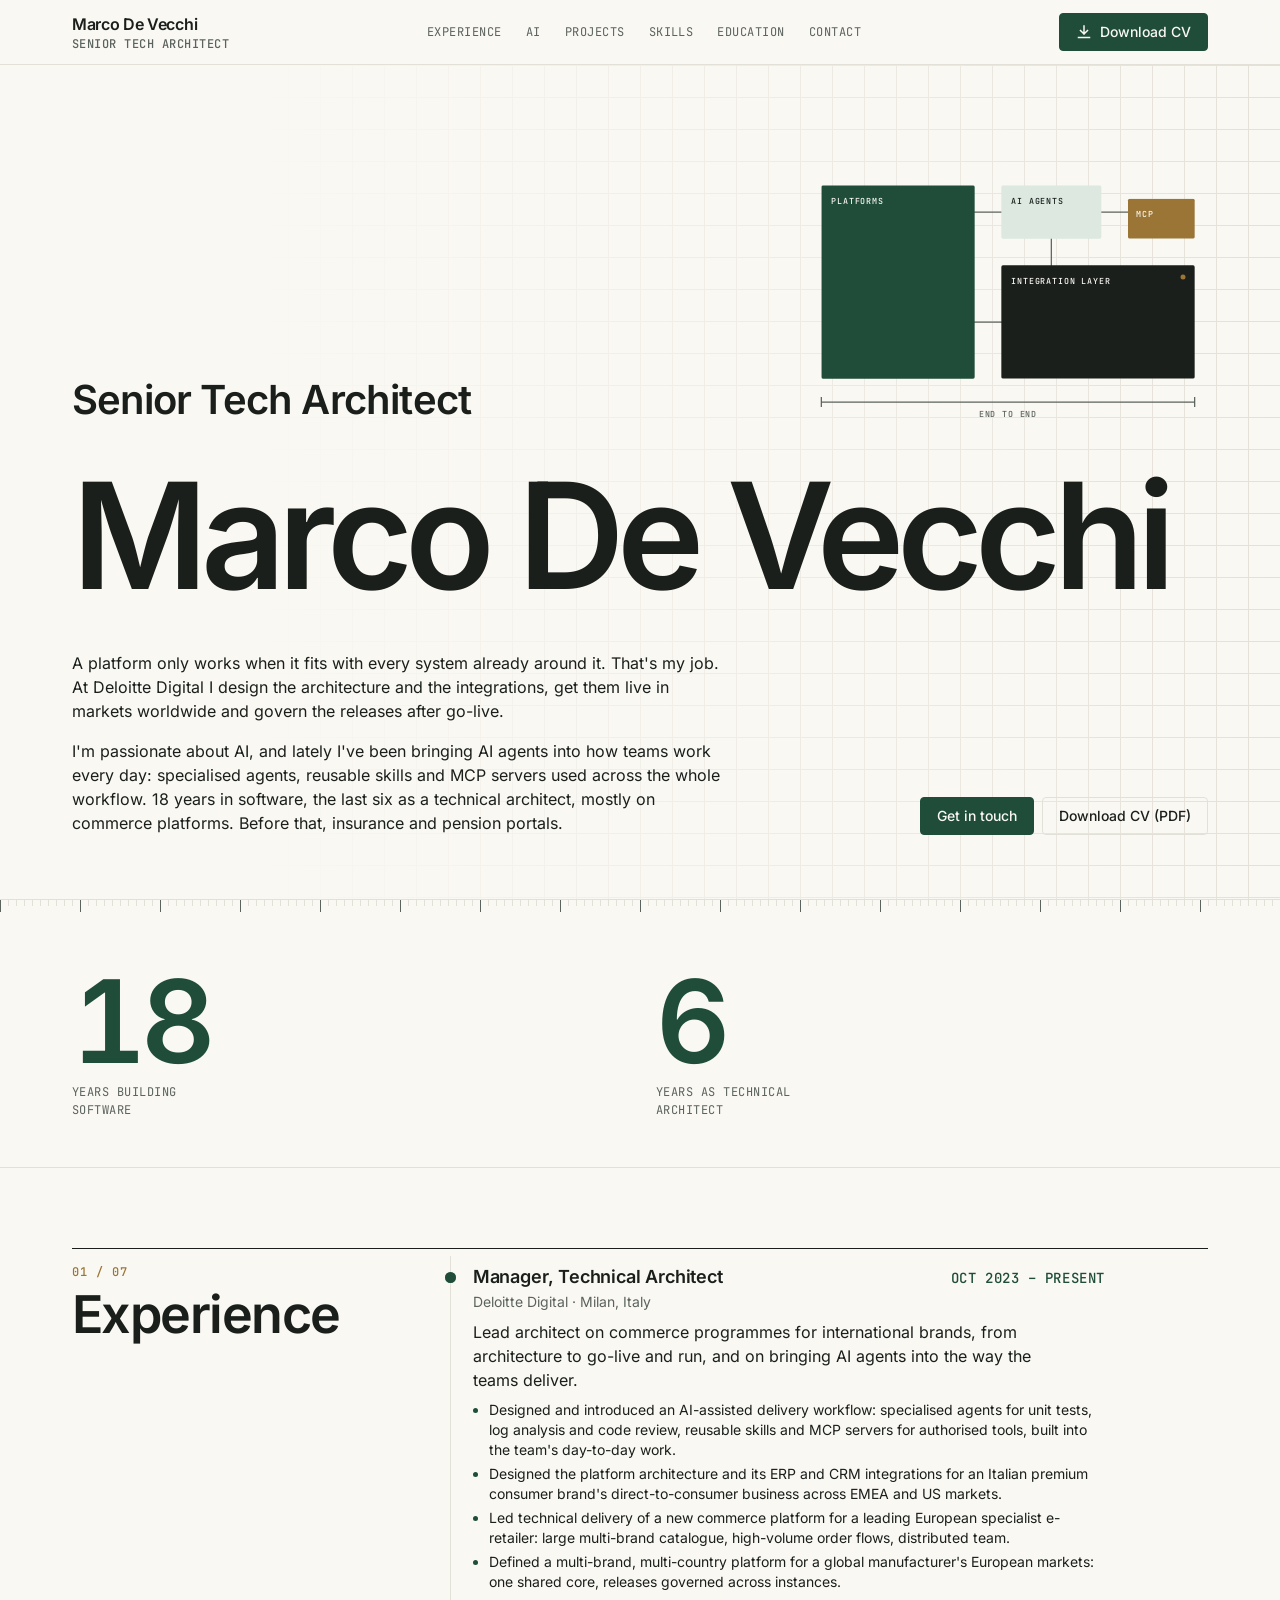
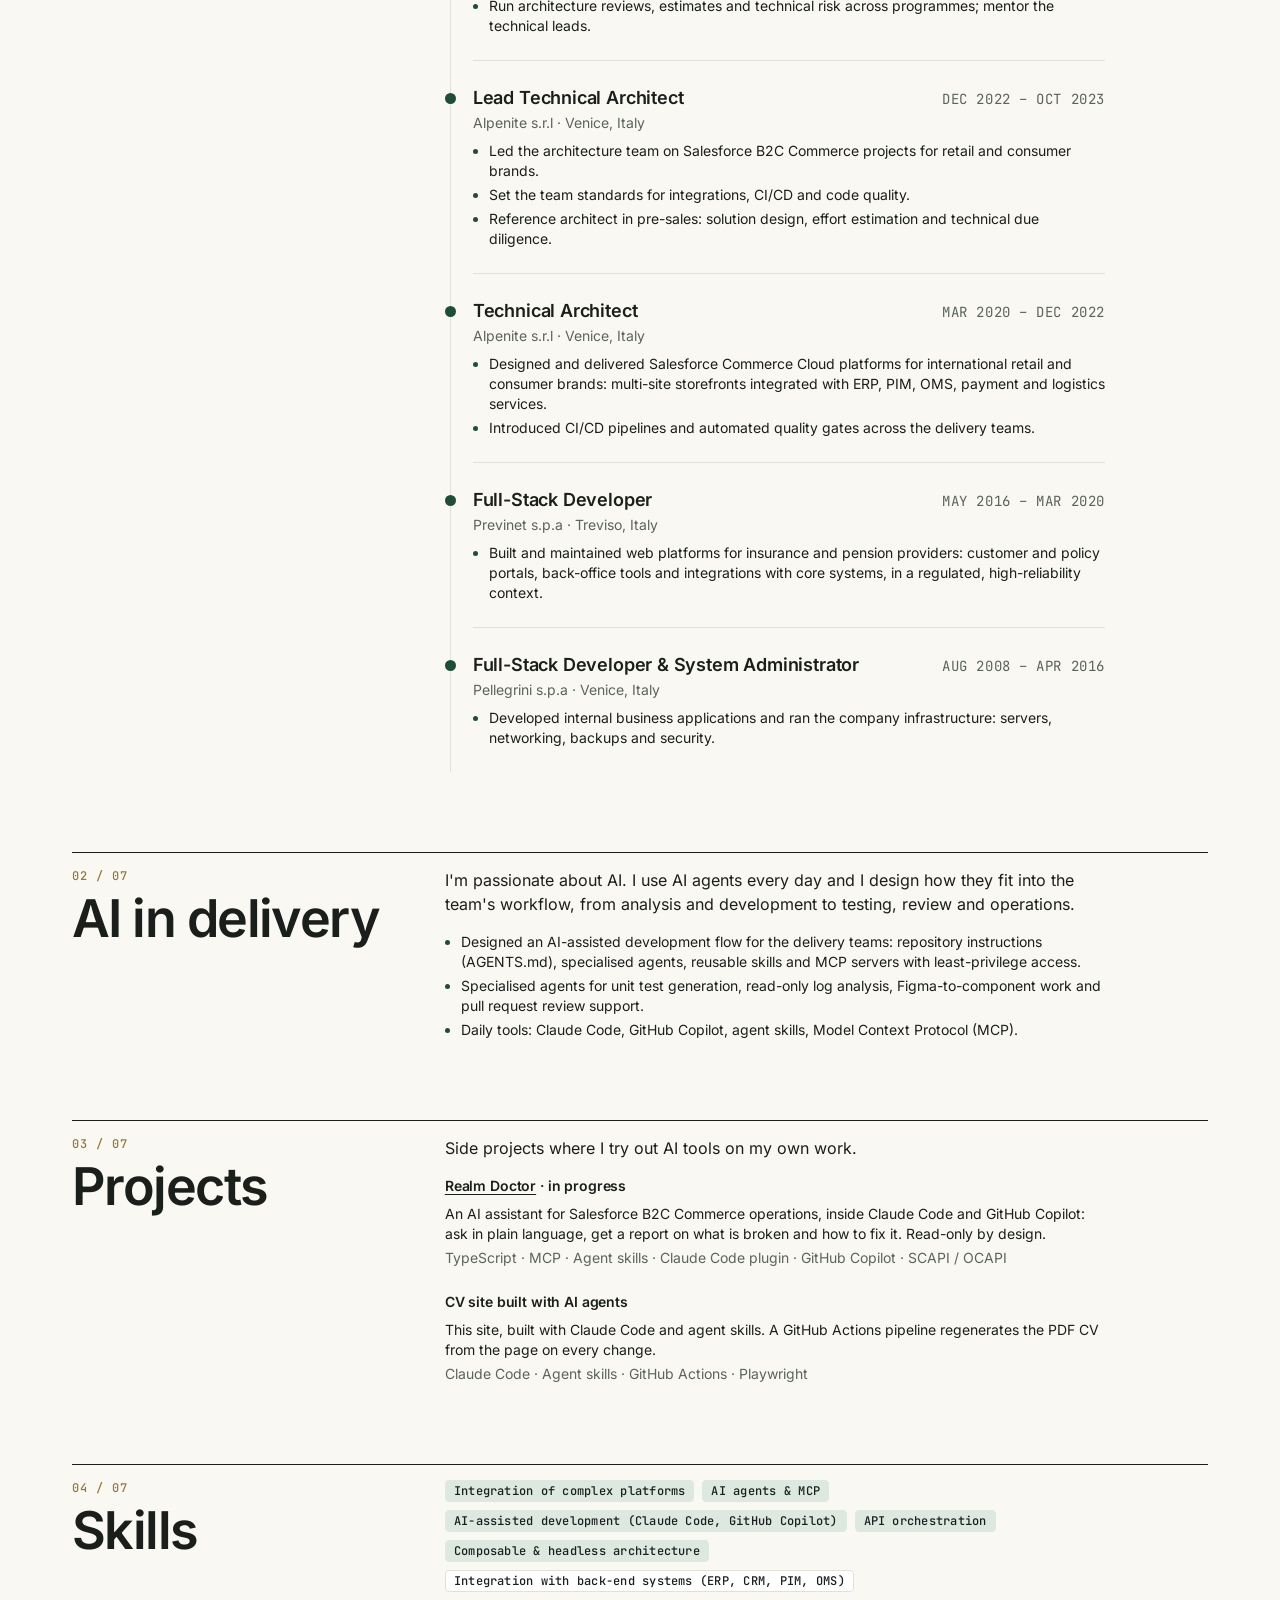
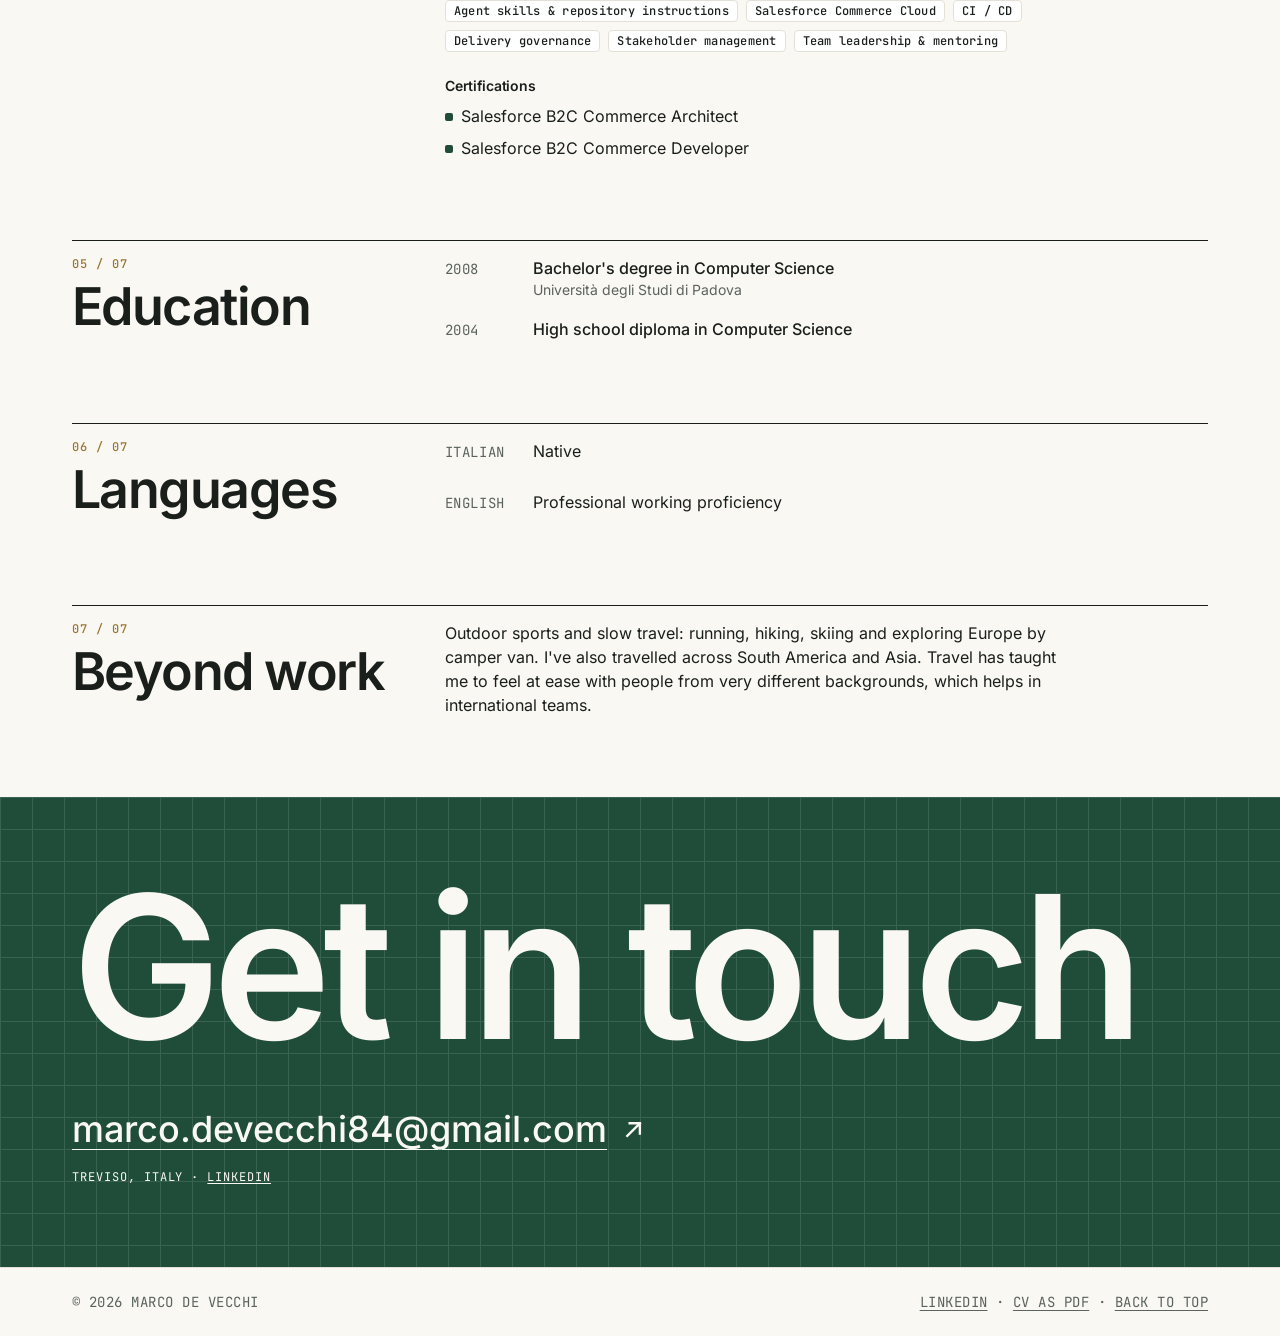
<file: index.html>
<!doctype html>
<html lang="en">
<head>
  <meta charset="utf-8">
  <meta name="viewport" content="width=device-width, initial-scale=1">
  <title>Marco De Vecchi — Senior Tech Architect</title>
  <meta name="description" content="Marco De Vecchi, Senior Tech Architect at Deloitte Digital. Designs platform architecture and integrations for international brands and brings AI agents into software delivery. 18 years in software.">
  <meta name="author" content="Marco De Vecchi">
  <link rel="canonical" href="https://www.marcodevecchi.org/">
  <script>if (location.hostname === "m-devecchi.github.io") location.replace("https://www.marcodevecchi.org/" + location.hash);</script>
  <meta property="og:title" content="Marco De Vecchi — Senior Tech Architect">
  <meta property="og:description" content="Senior Tech Architect at Deloitte Digital: platform architecture, integration and AI-assisted delivery.">
  <meta property="og:type" content="profile">
  <meta property="og:url" content="https://www.marcodevecchi.org/">
  <meta property="og:image" content="https://www.marcodevecchi.org/og.png">
  <meta property="og:image:width" content="1200">
  <meta property="og:image:height" content="630">
  <meta name="twitter:card" content="summary_large_image">
  <meta name="twitter:title" content="Marco De Vecchi — Senior Tech Architect">
  <meta name="twitter:description" content="Senior Tech Architect at Deloitte Digital: platform architecture, integration and AI-assisted delivery.">
  <meta name="twitter:image" content="https://www.marcodevecchi.org/og.png">
  <meta name="theme-color" content="#FAF8F3" media="(prefers-color-scheme: light)">
  <meta name="theme-color" content="#141815" media="(prefers-color-scheme: dark)">
  <link rel="icon" href="data:image/svg+xml,%3Csvg xmlns='http://www.w3.org/2000/svg' viewBox='0 0 32 32'%3E%3Crect width='32' height='32' rx='4' fill='%231F4D3A'/%3E%3Ctext x='16' y='22' text-anchor='middle' font-family='Inter,system-ui,sans-serif' font-size='16' font-weight='600' fill='%23FAF8F3'%3EMD%3C/text%3E%3C/svg%3E">
  <script>if ('IntersectionObserver' in window) document.documentElement.classList.add('js');</script>
  <link rel="stylesheet" href="fonts/inter.css">
  <link rel="stylesheet" href="fonts/jetbrains-mono.css">
  <link rel="stylesheet" href="styles.css">
  <script type="application/ld+json">
  {
    "@context": "https://schema.org",
    "@type": "Person",
    "name": "Marco De Vecchi",
    "jobTitle": "Senior Tech Architect",
    "email": "mailto:marco.devecchi84@gmail.com",
    "url": "https://www.marcodevecchi.org/",
    "sameAs": ["https://www.linkedin.com/in/marcodevecchi/"],
    "address": { "@type": "PostalAddress", "addressLocality": "Treviso", "addressCountry": "IT" },
    "worksFor": { "@type": "Organization", "name": "Deloitte Digital" },
    "alumniOf": { "@type": "CollegeOrUniversity", "name": "Università degli Studi di Padova" },
    "knowsAbout": ["Systems integration", "AI agents", "Model Context Protocol", "API orchestration", "Composable architecture", "Salesforce Commerce Cloud", "CI/CD", "Technical leadership"]
  }
  </script>
</head>
<body>
  <a class="skip-link" href="#main">Skip to content</a>

  <header class="topbar">
    <div class="wrap">
      <a class="wordmark" href="#top">Marco De Vecchi<small>Senior Tech Architect</small></a>
      <nav class="nav" aria-label="Sections">
        <a href="#experience">Experience</a>
        <a href="#ai">AI</a>
        <a href="#projects">Projects</a>
        <a href="#skills">Skills</a>
        <a href="#education">Education</a>
        <a href="#contact">Contact</a>
      </nav>
      <a class="btn btn-primary" href="Marco_De_Vecchi_CV.pdf" download>
        <svg viewBox="0 0 16 16" aria-hidden="true"><path class="btn-arrow" d="M8 2v8M4.5 6.5 8 10l3.5-3.5"/><path d="M2.5 13.5h11"/></svg>
        Download CV
      </a>
    </div>
  </header>

  <main id="main">
    <section class="hero" id="top" aria-labelledby="name">
      <div class="hero-grid" aria-hidden="true"></div>
      <div class="hero-cross" aria-hidden="true"><i></i><i></i></div>
      <p class="hero-coords" aria-hidden="true">X 0000 · Y 0000</p>
      <div class="wrap">
        <h1 class="hero-name" id="name"><span class="word"><span>Marco</span></span> <span class="word"><span>De</span></span> <span class="word"><span>Vecchi</span></span></h1>
        <div class="hero-lede">
          <p class="hero-tagline">Senior Tech Architect</p>
        </div>
        <ul class="print-contacts" aria-hidden="true">
          <li>Treviso, Italy</li>
          <li>marco.devecchi84@gmail.com</li>
          <li>www.marcodevecchi.org</li>
          <li>linkedin.com/in/marcodevecchi</li>
        </ul>
        <div class="hero-art" aria-hidden="true">
          <svg viewBox="0 0 480 300" width="480" height="300">
            <g data-depth="12">
              <path class="wire" pathLength="1" d="M192 48h48"/>
              <path class="wire" pathLength="1" d="M344 48h48"/>
              <path class="wire" pathLength="1" d="M192 180h48"/>
              <path class="wire" pathLength="1" d="M292 72v48"/>
              <path class="wire" pathLength="1" d="M16 276h448M16 270v12M464 270v12"/>
              <text class="label" x="240" y="294" text-anchor="middle">END TO END</text>
            </g>
            <g data-depth="10"><g class="node brand">
              <rect x="16" y="16" width="184" height="232" rx="2"/>
              <text x="28" y="38">PLATFORMS</text>
            </g></g>
            <g data-depth="18"><g class="node tint">
              <rect x="232" y="16" width="120" height="64" rx="2"/>
              <text x="244" y="38">AI AGENTS</text>
            </g></g>
            <g data-depth="26"><g class="node accent">
              <rect x="384" y="32" width="80" height="48" rx="2"/>
              <text x="394" y="54">MCP</text>
            </g></g>
            <g data-depth="14"><g class="node deep">
              <rect x="232" y="112" width="232" height="136" rx="2"/>
              <text x="244" y="134">INTEGRATION LAYER</text>
              <circle class="led" cx="450" cy="126" r="3"/>
            </g></g>
          </svg>
        </div>
        <div class="hero-body">
          <div class="hero-copy">
            <p class="hero-summary">
              A platform only works when it fits with every system already around it. That's my job.
              At Deloitte Digital I design the architecture and the integrations, get them live in markets
              worldwide and govern the releases after go-live.
            </p>
            <p class="hero-summary">
              I'm passionate about AI, and lately I've been bringing AI agents into how teams work every day:
              specialised agents, reusable skills and MCP servers used across the whole workflow.
              18 years in software, the last six as a technical architect, mostly on commerce platforms. Before that,
              insurance and pension portals.
            </p>
          </div>
          <div class="hero-actions">
            <a class="btn btn-primary" href="mailto:marco.devecchi84@gmail.com">Get in touch</a>
            <a class="btn btn-secondary" href="Marco_De_Vecchi_CV.pdf" download>Download CV (PDF)</a>
          </div>
        </div>
      </div>
    </section>

    <section class="metrics" aria-label="Key figures">
      <div class="wrap">
        <div data-reveal class="metric">
          <span class="metric-value"><span>18</span></span>
          <span class="metric-label">Years building software</span>
        </div>
        <div data-reveal class="metric">
          <span class="metric-value"><span>6</span></span>
          <span class="metric-label">Years as technical architect</span>
        </div>
      </div>
    </section>

    <section class="section" id="experience" aria-labelledby="experience-heading">
      <div class="wrap">
        <h2 data-reveal class="section-heading" id="experience-heading"><span>Experience</span></h2>
        <div class="section-body timeline">
          <article data-reveal class="exp exp-current">
            <div class="exp-head">
              <div>
                <h3 class="exp-role">Manager, Technical Architect</h3>
                <p class="exp-org">Deloitte Digital · Milan, Italy</p>
              </div>
              <p class="exp-period" data-scramble>Oct 2023 – present</p>
            </div>
            <p class="exp-summary">Lead architect on commerce programmes for international brands, from architecture to go-live and run, and on bringing AI agents into the way the teams deliver.</p>
            <ul class="exp-hl">
              <li>Designed and introduced an AI-assisted delivery workflow: specialised agents for unit tests, log analysis and code review, reusable skills and MCP servers for authorised tools, built into the team's day-to-day work.</li>
              <li>Designed the platform architecture and its ERP and CRM integrations for an Italian premium consumer brand's direct-to-consumer business across EMEA and US markets.</li>
              <li>Led technical delivery of a new commerce platform for a leading European specialist e-retailer: large multi-brand catalogue, high-volume order flows, distributed team.</li>
              <li>Defined a multi-brand, multi-country platform for a global manufacturer's European markets: one shared core, releases governed across instances.</li>
              <li>Run architecture reviews, estimates and technical risk across programmes; mentor the technical leads.</li>
            </ul>
          </article>
          <article data-reveal class="exp">
            <div class="exp-head">
              <div>
                <h3 class="exp-role">Lead Technical Architect</h3>
                <p class="exp-org">Alpenite s.r.l · Venice, Italy</p>
              </div>
              <p class="exp-period" data-scramble>Dec 2022 – Oct 2023</p>
            </div>
            <ul class="exp-hl">
              <li>Led the architecture team on Salesforce B2C Commerce projects for retail and consumer brands.</li>
              <li>Set the team standards for integrations, CI/CD and code quality.</li>
              <li>Reference architect in pre-sales: solution design, effort estimation and technical due diligence.</li>
            </ul>
          </article>
          <article data-reveal class="exp">
            <div class="exp-head">
              <div>
                <h3 class="exp-role">Technical Architect</h3>
                <p class="exp-org">Alpenite s.r.l · Venice, Italy</p>
              </div>
              <p class="exp-period" data-scramble>Mar 2020 – Dec 2022</p>
            </div>
            <ul class="exp-hl">
              <li>Designed and delivered Salesforce Commerce Cloud platforms for international retail and consumer brands: multi-site storefronts integrated with ERP, PIM, OMS, payment and logistics services.</li>
              <li>Introduced CI/CD pipelines and automated quality gates across the delivery teams.</li>
            </ul>
          </article>
          <article data-reveal class="exp exp-older">
            <div class="exp-head">
              <div>
                <h3 class="exp-role">Full-Stack Developer</h3>
                <p class="exp-org">Previnet s.p.a · Treviso, Italy</p>
              </div>
              <p class="exp-period" data-scramble>May 2016 – Mar 2020</p>
            </div>
            <ul class="exp-hl">
              <li>Built and maintained web platforms for insurance and pension providers: customer and policy portals, back-office tools and integrations with core systems, in a regulated, high-reliability context.</li>
            </ul>
          </article>
          <article data-reveal class="exp exp-older">
            <div class="exp-head">
              <div>
                <h3 class="exp-role">Full-Stack Developer &amp; System Administrator</h3>
                <p class="exp-org">Pellegrini s.p.a · Venice, Italy</p>
              </div>
              <p class="exp-period" data-scramble>Aug 2008 – Apr 2016</p>
            </div>
            <ul class="exp-hl">
              <li>Developed internal business applications and ran the company infrastructure: servers, networking, backups and security.</li>
            </ul>
          </article>
        </div>
      </div>
    </section>

    <section class="section" id="ai" aria-labelledby="ai-heading">
      <div class="wrap">
        <h2 data-reveal class="section-heading" id="ai-heading"><span>AI in delivery</span></h2>
        <div class="section-body">
          <p data-reveal class="ai-lede print-skip">I'm passionate about AI. I use AI agents every day and I design how they fit into the team's workflow, from analysis and development to testing, review and operations.</p>
          <ul data-reveal class="exp-hl">
            <li>Designed an AI-assisted development flow for the delivery teams: repository instructions (AGENTS.md), specialised agents, reusable skills and MCP servers with least-privilege access.</li>
            <li>Specialised agents for unit test generation, read-only log analysis, Figma-to-component work and pull request review support.</li>
            <li class="print-only">Side project, in progress: Realm Doctor, an AI assistant for SFCC operations in Claude Code and Copilot (MCP server, agent skills, read-only).</li>
            <li class="print-skip">Daily tools: Claude Code, GitHub Copilot, agent skills, Model Context Protocol (MCP).</li>
          </ul>
        </div>
      </div>
    </section>

    <section class="section print-skip" id="projects" aria-labelledby="projects-heading">
      <div class="wrap">
        <h2 data-reveal class="section-heading" id="projects-heading"><span>Projects</span></h2>
        <div class="section-body">
          <p data-reveal class="ai-lede">Side projects where I try out AI tools on my own work.</p>
          <div data-reveal class="project">
            <h3 class="subhead"><a href="https://github.com/m-devecchi/Realm-doctor">Realm Doctor</a> · in progress</h3>
            <p class="project-desc">An AI assistant for Salesforce B2C Commerce operations, inside Claude Code and GitHub Copilot: ask in plain language, get a report on what is broken and how to fix it. Read-only by design.</p>
            <p class="exp-org">TypeScript · MCP · Agent skills · Claude Code plugin · GitHub Copilot · SCAPI / OCAPI</p>
          </div>
          <div data-reveal class="project">
            <h3 class="subhead">CV site built with AI agents</h3>
            <p class="project-desc">This site, built with Claude Code and agent skills. A GitHub Actions pipeline regenerates the PDF CV from the page on every change.</p>
            <p class="exp-org">Claude Code · Agent skills · GitHub Actions · Playwright</p>
          </div>
        </div>
      </div>
    </section>

    <section class="section" id="skills" aria-labelledby="skills-heading">
      <div class="wrap">
        <h2 data-reveal class="section-heading" id="skills-heading"><span>Skills</span></h2>
        <div class="section-body">
          <ul data-reveal-children class="tags" aria-label="Skills">
            <li class="tag tag-core">Integration of complex platforms</li>
            <li class="tag tag-core">AI agents &amp; MCP</li>
            <li class="tag tag-core">AI-assisted development (Claude Code, GitHub Copilot)</li>
            <li class="tag tag-core">API orchestration</li>
            <li class="tag tag-core">Composable &amp; headless architecture</li>
            <li class="tag">Integration with back-end systems (ERP, CRM, PIM, OMS)</li>
            <li class="tag">Agent skills &amp; repository instructions</li>
            <li class="tag">Salesforce Commerce Cloud</li>
            <li class="tag">CI / CD</li>
            <li class="tag">Delivery governance</li>
            <li class="tag">Stakeholder management</li>
            <li class="tag">Team leadership &amp; mentoring</li>
          </ul>
          <h3 data-reveal class="subhead">Certifications</h3>
          <ul data-reveal class="cert-list">
            <li>Salesforce B2C Commerce Architect</li>
            <li>Salesforce B2C Commerce Developer</li>
          </ul>
        </div>
      </div>
    </section>

    <section class="section" id="education" aria-labelledby="education-heading">
      <div class="wrap">
        <h2 data-reveal class="section-heading" id="education-heading"><span>Education</span></h2>
        <div class="section-body rows">
          <div data-reveal class="row">
            <span class="row-key" data-scramble>2008</span>
            <div>
              <p class="row-title">Bachelor's degree in Computer Science</p>
              <p class="row-sub">Università degli Studi di Padova</p>
            </div>
          </div>
          <div data-reveal class="row">
            <span class="row-key" data-scramble>2004</span>
            <div>
              <p class="row-title">High school diploma in Computer Science</p>
            </div>
          </div>
        </div>
      </div>
    </section>

    <section class="section" id="languages" aria-labelledby="languages-heading">
      <div class="wrap">
        <h2 data-reveal class="section-heading" id="languages-heading"><span>Languages</span></h2>
        <div class="section-body rows">
          <div data-reveal class="row"><span class="row-key" data-scramble>Italian</span><p>Native</p></div>
          <div data-reveal class="row"><span class="row-key" data-scramble>English</span><p>Professional working proficiency</p></div>
        </div>
      </div>
    </section>

    <section class="section" id="interests" aria-labelledby="interests-heading">
      <div class="wrap">
        <h2 data-reveal class="section-heading" id="interests-heading"><span>Beyond work</span></h2>
        <div class="section-body">
          <p data-reveal>
            Outdoor sports and slow travel: running, hiking, skiing and exploring Europe by camper van.
            I've also travelled across South America and Asia. Travel has taught me to feel at ease with people
            from very different backgrounds, which helps in international teams.
          </p>
        </div>
      </div>
    </section>

    <section class="cta" id="contact" aria-labelledby="contact-heading">
      <div class="wrap">
        <h2 data-reveal class="cta-heading" id="contact-heading"><span>Get in touch</span></h2>
        <p data-reveal>
          <a class="cta-mail" href="mailto:marco.devecchi84@gmail.com">
            marco.devecchi84@gmail.com
            <svg viewBox="0 0 16 16" aria-hidden="true"><path d="M4 12 12 4M5.5 4H12v6.5"/></svg>
          </a>
        </p>
        <p data-reveal class="cta-meta">Treviso, Italy · <a href="https://www.linkedin.com/in/marcodevecchi/">LinkedIn</a></p>
      </div>
    </section>
  </main>

  <footer class="footer">
    <div class="wrap">
      <span>© <span id="year">2026</span> Marco De Vecchi</span>
      <span><a href="https://www.linkedin.com/in/marcodevecchi/">LinkedIn</a> · <a href="Marco_De_Vecchi_CV.pdf" download>CV as PDF</a> · <a href="#top">Back to top</a></span>
    </div>
  </footer>
  <script>
    document.getElementById('year').textContent = new Date().getFullYear();

    if (document.documentElement.classList.contains('js')) {
      const calm = matchMedia('(prefers-reduced-motion: reduce)');

      // Mono labels decode from noise when they first appear
      const glyphs = 'ABCDEFGHJKLMNPQRSTUVWXYZ0123456789/_#';
      function scramble(el) {
        if (calm.matches) return;
        const text = el.textContent, start = performance.now(), duration = 500 + text.length * 20;
        let last = 0;
        (function tick(now) {
          const done = Math.floor((now - start) / duration * text.length);
          if (done >= text.length) { el.textContent = text; return; }
          if (now - last > 40) {
            last = now;
            el.textContent = text.slice(0, done) + [...text.slice(done)]
              .map((ch) => /\s/.test(ch) ? ch : glyphs[Math.random() * glyphs.length | 0]).join('');
          }
          requestAnimationFrame(tick);
        })(start);
      }

      // Reveal on scroll, once. Elements that enter together cascade.
      const revealer = new IntersectionObserver((entries) => {
        let i = 0;
        for (const entry of entries) {
          if (!entry.isIntersecting) continue;
          entry.target.style.transitionDelay = `${Math.min(i++, 5) * 60}ms`;
          entry.target.dataset.visible = '';
          entry.target.querySelectorAll('[data-scramble]').forEach(scramble);
          revealer.unobserve(entry.target);
        }
      }, { rootMargin: '0px 0px -40px 0px', threshold: 0.1 });
      document.querySelectorAll('[data-reveal], [data-reveal-children]').forEach((el) => revealer.observe(el));
      document.querySelectorAll('[data-reveal-children] > *').forEach((el, i) => el.style.setProperty('--i', i));

      // Mark the section being read in the top bar
      const links = new Map([...document.querySelectorAll('.nav a')].map((a) => [a.hash.slice(1), a]));
      const setCurrent = (id) => links.forEach((a, key) => key === id ? a.setAttribute('aria-current', 'true') : a.removeAttribute('aria-current'));
      const spy = new IntersectionObserver((entries) => {
        for (const entry of entries) if (entry.isIntersecting) setCurrent(entry.target.id);
      }, { rootMargin: '-45% 0px -55% 0px' });
      document.querySelectorAll('main > section').forEach((section) => spy.observe(section));
      // Scroll- and pointer-linked motion: the timeline fills as it is read, the diagram
      // drifts in layers, and a drafting crosshair tracks the pointer over the hero
      const hero = document.querySelector('.hero');
      const grid = hero.querySelector('.hero-grid');
      const [crossX, crossY] = hero.querySelectorAll('.hero-cross i');
      const coords = hero.querySelector('.hero-coords');
      const layers = [...document.querySelectorAll('.hero-art [data-depth]')];
      const timeline = document.querySelector('.timeline');
      const fill = timeline.appendChild(Object.assign(document.createElement('span'), { className: 'timeline-fill' }));
      let targetX = 0, targetY = 0, x = 0, y = 0, raf = 0;
      const request = () => { raf ||= requestAnimationFrame(render); };
      function render() {
        raf = 0;
        x += (targetX - x) * 0.1;
        y += (targetY - y) * 0.1;
        const drift = calm.matches ? 0 : scrollY * 0.002;
        for (const layer of layers) {
          const depth = +layer.dataset.depth;
          layer.style.transform = `translate(${(x * depth).toFixed(2)}px, ${((y - drift) * depth).toFixed(2)}px)`;
        }
        const box = timeline.getBoundingClientRect();
        const read = Math.min(1, Math.max(0, (innerHeight * 0.6 - box.top) / box.height));
        fill.style.transform = `scaleY(${read.toFixed(4)})`;
        if (Math.abs(targetX - x) + Math.abs(targetY - y) > 0.002) request();
      }
      addEventListener('scroll', request, { passive: true });
      addEventListener('resize', request);
      hero.addEventListener('pointermove', (event) => {
        if (calm.matches || event.pointerType !== 'mouse') return;
        const box = hero.getBoundingClientRect();
        const px = event.clientX - box.left, py = event.clientY - box.top;
        targetX = px / box.width - 0.5;
        targetY = py / box.height - 0.5;
        grid.style.setProperty('--mx', `${px}px`);
        grid.style.setProperty('--my', `${py}px`);
        crossX.style.transform = `translateX(${px}px)`;
        crossY.style.transform = `translateY(${py}px)`;
        coords.textContent = `X ${String(Math.round(px)).padStart(4, '0')} · Y ${String(Math.round(py)).padStart(4, '0')}`;
        hero.dataset.pointer = '';
        request();
      });
      hero.addEventListener('pointerleave', () => {
        targetX = targetY = 0;
        delete hero.dataset.pointer;
        request();
      });
      request();

      // The last section is too short to reach the middle of the viewport
      addEventListener('scroll', () => {
        if (innerHeight + scrollY >= document.documentElement.scrollHeight - 2) setCurrent('contact');
      }, { passive: true });
    }
  </script>
</body>
</html>
</file>
<file: fonts/inter.css>
/* Inter (latin subset), self-hosted. Source: @fontsource/inter 5.1.0, SIL Open Font License (see LICENSE.txt). */
@font-face { font-family: "Inter"; font-style: normal; font-weight: 400; font-display: swap; src: url("inter-latin-400.woff2") format("woff2"); }
@font-face { font-family: "Inter"; font-style: normal; font-weight: 500; font-display: swap; src: url("inter-latin-500.woff2") format("woff2"); }
@font-face { font-family: "Inter"; font-style: normal; font-weight: 600; font-display: swap; src: url("inter-latin-600.woff2") format("woff2"); }
</file>
<file: fonts/jetbrains-mono.css>
/* JetBrains Mono (latin subset), self-hosted. Source: @fontsource/jetbrains-mono 5.1.0, SIL Open Font License (see LICENSE-JetBrainsMono.txt). */
@font-face { font-family: "JetBrains Mono"; font-style: normal; font-weight: 400; font-display: swap; src: url("jetbrains-mono-latin-400.woff2") format("woff2"); }
@font-face { font-family: "JetBrains Mono"; font-style: normal; font-weight: 500; font-display: swap; src: url("jetbrains-mono-latin-500.woff2") format("woff2"); }
</file>
<file: styles.css>
/* Marco De Vecchi — CV website
   Tokens and rules come from the "Marco DeVecchi" design system:
   neutral-first, one brand green, hairlines instead of shadows, Inter throughout,
   with a system mono for the drafting-style annotations. */

:root {
  color-scheme: light dark;

  /* Colour (light theme) */
  --surface: #FAF8F3;
  --surface-raised: #FFFFFF;
  --ink: #1A1F1C;
  --ink-muted: #5B635E;
  --brand: #1F4D3A;
  --brand-soft: #DCE8E0;
  --on-brand: #FAF8F3;
  --accent: #9A7535;
  --line: #E3E0D8;
  --danger: #B3261E;

  /* Type */
  --font-sans: "Inter", system-ui, -apple-system, "Segoe UI", sans-serif;
  --font-mono: "JetBrains Mono", ui-monospace, "SF Mono", "Cascadia Mono", Menlo, Consolas, monospace;

  /* Spacing (4px base) */
  --space-1: 4px;
  --space-2: 8px;
  --space-4: 16px;
  --space-6: 24px;
  --space-8: 32px;
  --space-12: 48px;
  --space-16: 64px;
  --space-20: 80px;

  /* Radius */
  --radius-sm: 4px;
  --radius-md: 8px;
  --radius-lg: 12px;

  --measure: 66ch;
  --page: 1200px;
  --gutter: var(--space-4);

  /* Motion */
  --ease-out: cubic-bezier(0.23, 1, 0.32, 1);
  --ease-in-out: cubic-bezier(0.77, 0, 0.175, 1);
}

@media (prefers-color-scheme: dark) {
  :root:not([data-theme="light"]) {
    --surface: #141815;
    --surface-raised: #1C211E;
    --ink: #ECEFEA;
    --ink-muted: #A3ABA5;
    --brand: #8FC4A6;
    --brand-soft: #22362C;
    --on-brand: #141815;
    --accent: #D2B27A;
    --line: #2C332F;
    --danger: #F2A7A1;
  }
}

:root[data-theme="dark"] {
  --surface: #141815;
  --surface-raised: #1C211E;
  --ink: #ECEFEA;
  --ink-muted: #A3ABA5;
  --brand: #8FC4A6;
  --brand-soft: #22362C;
  --on-brand: #141815;
  --accent: #D2B27A;
  --line: #2C332F;
  --danger: #F2A7A1;
}

/* ---------- Base ---------- */

*, *::before, *::after { box-sizing: border-box; }

@media (prefers-reduced-motion: no-preference) {
  html { scroll-behavior: smooth; }
}
/* Anchors land below the sticky top bar */
[id] { scroll-margin-top: 80px; }

::selection { background: var(--brand-soft); color: var(--ink); }

body {
  margin: 0;
  font-family: var(--font-sans);
  font-size: 16px;
  line-height: 24px;
  color: var(--ink);
  background: var(--surface);
  -webkit-font-smoothing: antialiased;
  text-rendering: optimizeLegibility;
}

a { color: var(--brand); text-decoration-thickness: 1px; text-underline-offset: 3px; }
a:hover { text-decoration-thickness: 2px; }
a:focus-visible, button:focus-visible {
  outline: 2px solid var(--brand);
  outline-offset: 2px;
  border-radius: var(--radius-sm);
}

h1, h2, h3 { margin: 0; font-weight: 600; letter-spacing: -0.01em; text-wrap: balance; }
p { margin: 0; text-wrap: pretty; }
ul { margin: 0; padding: 0; list-style: none; }

.skip-link {
  position: absolute; left: var(--space-4); top: -100px;
  padding: var(--space-2) var(--space-4);
  background: var(--brand); color: var(--on-brand);
  border-radius: var(--radius-sm); z-index: 10;
}
.skip-link:focus { top: var(--space-4); }

.wrap {
  width: 100%;
  max-width: var(--page);
  margin: 0 auto;
  padding-left: var(--gutter);
  padding-right: var(--gutter);
}
@media (min-width: 720px) {
  :root { --gutter: var(--space-8); }
}

/* ---------- Top bar ---------- */

.topbar {
  position: sticky; top: 0; z-index: 5;
  background: color-mix(in srgb, var(--surface) 92%, transparent);
  backdrop-filter: blur(8px);
  border-bottom: 1px solid var(--line);
}
.topbar .wrap {
  display: flex; align-items: center; justify-content: space-between;
  gap: var(--space-4);
  min-height: 64px;
}
.wordmark {
  font-weight: 600; letter-spacing: -0.02em; color: var(--ink);
  text-decoration: none; white-space: nowrap;
}
.wordmark small {
  display: block; font-size: 12px; line-height: 16px; font-weight: 500;
  color: var(--ink-muted); letter-spacing: 0;
}
.nav { display: none; gap: var(--space-6); }
.nav a {
  position: relative;
  color: var(--ink-muted); text-decoration: none; font-size: 14px; line-height: 20px;
  transition: color 160ms ease;
}
.nav a::after {
  content: ""; position: absolute; left: 0; right: 0; bottom: -4px; height: 1px;
  background: var(--brand);
  transform: scaleX(0); transform-origin: left;
  transition: transform 200ms var(--ease-out);
}
.nav a[aria-current] { color: var(--ink); }
.nav a[aria-current]::after { transform: scaleX(1); }
@media (hover: hover) and (pointer: fine) {
  .nav a:hover { color: var(--brand); }
  .nav a:hover::after { transform: scaleX(1); }
}
@media (min-width: 720px) { .nav { display: flex; } }
/* Narrow phones: the name alone, so the download button always fits */
@media (max-width: 399.98px) { .wordmark small { display: none; } }

/* Buttons, as the design system's Website section describes them */
.btn {
  display: inline-flex; align-items: center; gap: var(--space-2);
  padding: var(--space-2) var(--space-4);
  font: inherit; font-size: 14px; line-height: 20px; font-weight: 500;
  border-radius: var(--radius-sm);
  text-decoration: none; cursor: pointer; white-space: nowrap;
  transition: transform 160ms var(--ease-out), filter 160ms ease, border-color 160ms ease;
}
.btn:active { transform: scale(0.97); }
.btn-primary { background: var(--brand); color: var(--on-brand); border: 1px solid var(--brand); }
.btn-primary:hover { filter: brightness(1.1); }
.btn-secondary { background: transparent; color: var(--ink); border: 1px solid var(--line); }
.btn-secondary:hover { border-color: var(--ink-muted); }
.btn svg { width: 16px; height: 16px; stroke: currentColor; fill: none; stroke-width: 1.5; stroke-linecap: square; }
.btn-arrow { transition: transform 200ms var(--ease-out); }
@media (hover: hover) and (pointer: fine) {
  .btn:hover .btn-arrow { transform: translateY(1.5px); }
}

/* ---------- Hero ---------- */

.hero { position: relative; padding: var(--space-12) 0; border-bottom: 1px solid var(--line); overflow: clip; }
/* Drafting grid, fading out towards the text; a brighter copy follows the pointer */
.hero-grid, .hero-grid::after {
  content: ""; position: absolute; inset: 0; pointer-events: none;
  background-image:
    linear-gradient(var(--grid, var(--line)) 1px, transparent 1px),
    linear-gradient(90deg, var(--grid, var(--line)) 1px, transparent 1px);
  background-size: 32px 32px;
}
.hero-grid {
  -webkit-mask-image: linear-gradient(to left, #000, transparent 80%);
  mask-image: linear-gradient(to left, #000, transparent 80%);
}
.hero-grid::after {
  --grid: var(--brand);
  opacity: 0; transition: opacity 300ms ease;
  -webkit-mask-image: radial-gradient(circle 220px at var(--mx, 50%) var(--my, 50%), #000, transparent);
  mask-image: radial-gradient(circle 220px at var(--mx, 50%) var(--my, 50%), #000, transparent);
}
.hero-cross, .hero-coords { opacity: 0; pointer-events: none; transition: opacity 200ms ease; }
.hero-cross i { position: absolute; top: 0; left: 0; background: var(--brand); opacity: 0.4; }
.hero-cross i:first-child { width: 1px; height: 100%; }
.hero-cross i:last-child { width: 100%; height: 1px; }
.hero-coords {
  position: absolute; top: var(--space-4); right: var(--gutter);
  font-family: var(--font-mono); font-size: 12px; line-height: 16px; letter-spacing: 0.08em;
  color: var(--brand); font-variant-numeric: tabular-nums;
}
@media (hover: hover) and (pointer: fine) {
  .hero[data-pointer] :is(.hero-cross, .hero-coords),
  .hero[data-pointer] .hero-grid::after { opacity: 1; }
}
.hero .wrap { position: relative; display: grid; gap: var(--space-8); }

.hero-name { font-size: 40px; line-height: 44px; letter-spacing: -0.02em; }
.hero-role {
  font-family: var(--font-mono); font-size: 13px; line-height: 20px; font-weight: 500;
  letter-spacing: 0.08em; text-transform: uppercase; color: var(--brand);
}
.hero-role::before {
  content: ""; display: inline-block; width: 8px; height: 8px; margin-right: var(--space-2);
  background: var(--accent);
}
.hero-tagline {
  margin-top: var(--space-2);
  font-size: 24px; line-height: 32px; font-weight: 600; letter-spacing: -0.01em;
  max-width: 24ch;
}
.hero-summary { max-width: var(--measure); color: var(--ink); }
.hero-summary + .hero-summary { margin-top: var(--space-4); }
.hero-actions { display: flex; flex-wrap: wrap; gap: var(--space-2); margin-top: var(--space-8); }

/* Cover art: the design system's modular blocks, drawn as the system diagram they stand for */
.hero-art { display: none; }
.hero-art svg { display: block; width: 100%; height: auto; overflow: visible; }
.hero-art text {
  font-family: var(--font-mono); font-size: 10px; font-weight: 500; letter-spacing: 0.1em;
  fill: var(--ink-muted);
}
.hero-art .brand rect { fill: var(--brand); }
.hero-art .tint rect { fill: var(--brand-soft); }
.hero-art .deep rect { fill: var(--ink); }
.hero-art .accent rect { fill: var(--accent); }
.hero-art .tint text { fill: var(--ink); }
.hero-art :is(.brand, .accent) text { fill: var(--on-brand); }
.hero-art .deep text { fill: var(--surface); }
.hero-art .deep text + text { opacity: 0.6; }
.hero-art .led { fill: var(--accent); }
.hero-art .wire { fill: none; stroke: var(--ink-muted); stroke-width: 1.5; }

@media screen {
  /* The name is set to fill the measure exactly: 7.7 is its width in ems at this tracking, plus a little air */
  .hero-name {
    font-size: calc((min(100vw, var(--page)) - 2 * var(--gutter)) / 7.7);
    line-height: 0.9; letter-spacing: -0.05em; white-space: nowrap;
  }
  /* Each word sits in its own mask so it can rise into view */
  .hero-name .word {
    display: inline-block; overflow: hidden; vertical-align: bottom;
    padding: 0.06em 0.05em 0.06em 0; margin: -0.06em -0.05em -0.06em 0;
  }
  .hero-name .word > span { display: inline-block; }
  .hero-tagline { font-size: clamp(24px, 3.2vw, 40px); line-height: 1.1; letter-spacing: -0.02em; max-width: 20ch; }
}
@media screen and (min-width: 880px) {
  .hero { display: flex; align-items: flex-end; min-height: min(calc(100dvh - 65px), 880px); padding: var(--space-16) 0; }
  .hero .wrap {
    grid-template-columns: minmax(0, 1fr) 400px;
    grid-template-areas: "lede art" "name name" "body body";
    gap: var(--space-12) var(--space-8); align-items: end;
  }
  .hero-name { grid-area: name; }
  .hero-lede { grid-area: lede; }
  .hero-art { display: block; grid-area: art; }
  .hero-body {
    grid-area: body;
    display: grid; grid-template-columns: minmax(0, 1fr) auto; gap: var(--space-8); align-items: end;
  }
  .hero-actions { margin-top: 0; }
}

/* Phones get their own composition rather than the desktop one squeezed: label, diagram,
   then the name stacked on two lines and set to the full width */
@media screen and (max-width: 879.98px) {
  .hero { padding: var(--space-8) 0 var(--space-12); }
  .hero .wrap { gap: var(--space-6); }
  .hero-grid {
    -webkit-mask-image: linear-gradient(to bottom, #000 30%, transparent 75%);
    mask-image: linear-gradient(to bottom, #000 30%, transparent 75%);
  }
  .hero-lede { display: contents; }
  .hero-role { order: 1; }
  .hero-art { display: block; order: 2; max-width: 440px; }
  .hero-art text { font-size: 13px; }
  .hero-name {
    order: 3; margin-top: var(--space-4);
    font-size: min(calc((100vw - 2 * var(--gutter)) / 4.6), 150px); white-space: normal;
  }
  .hero-name .word:first-child { display: block; width: max-content; }
  .hero-tagline { order: 4; margin-top: 0; font-size: clamp(24px, 7vw, 40px); max-width: 20ch; }
  .hero-body { order: 5; }
  .hero-actions .btn { flex: 1 1 100%; justify-content: center; padding: 14px var(--space-4); font-size: 16px; }
}

/* ---------- Metrics ---------- */

.metrics { padding: var(--space-8) 0; border-bottom: 1px solid var(--line); }
.metrics .wrap {
  display: grid; grid-template-columns: repeat(auto-fit, minmax(160px, 1fr));
  gap: var(--space-6) var(--space-8);
}
.metric { display: flex; flex-direction: column; gap: var(--space-1); }
.metric-value {
  font-size: 32px; line-height: 40px; font-weight: 600; letter-spacing: -0.02em;
  color: var(--brand); font-variant-numeric: tabular-nums;
}
.metric-accent .metric-value { color: var(--accent); }
.metric-label { font-size: 12px; line-height: 16px; font-weight: 500; color: var(--ink-muted); }
@media screen {
  .metrics { position: relative; padding: var(--space-16) 0 var(--space-12); }
  /* A ruler along the top edge */
  .metrics::before {
    content: ""; position: absolute; top: 0; left: 0; right: 0; height: 12px;
    background:
      repeating-linear-gradient(90deg, var(--ink-muted) 0 1px, transparent 1px 80px) 0 0 / 100% 12px no-repeat,
      repeating-linear-gradient(90deg, var(--line) 0 1px, transparent 1px 8px) 0 0 / 100% 6px no-repeat;
  }
  .metrics .wrap { grid-template-columns: repeat(auto-fit, minmax(140px, 1fr)); }
  .metric-value {
    display: block; overflow: hidden;
    font-size: clamp(64px, 9vw, 120px); line-height: 1; letter-spacing: -0.05em;
  }
  .metric-value > span { display: block; }
  .metric-label {
    font-family: var(--font-mono); font-size: 12px; line-height: 18px; font-weight: 400;
    letter-spacing: 0.04em; text-transform: uppercase; max-width: 24ch;
  }
}
@media screen and (max-width: 719.98px) {
  .metrics .wrap { grid-template-columns: 1fr 1fr; gap: var(--space-8) var(--space-4); }
  .metric-value { font-size: 24vw; }
}

/* ---------- Sections ---------- */

.section { padding: var(--space-12) 0 0; }
.section:last-of-type { padding-bottom: var(--space-12); }
.section .wrap {
  display: grid; gap: var(--space-4);
}
@media (min-width: 880px) {
  .section .wrap { grid-template-columns: 240px minmax(0, 1fr); gap: var(--space-8); }
}

.section-heading {
  padding-top: var(--space-2);
  border-top: 1px solid var(--line);
  font-size: 12px; line-height: 16px; font-weight: 600;
  letter-spacing: 0.08em; text-transform: uppercase; color: var(--ink-muted);
}
.section-body { max-width: var(--measure); }

/* On screen the headings become display type, numbered, and stay put while their section scrolls by */
@media screen {
  main { counter-reset: section; }
  .section { padding-top: var(--space-16); counter-increment: section; }
  .section-heading {
    overflow: hidden; padding: var(--space-4) 0 0.15em;
    font-size: clamp(32px, 4.4vw, 52px); line-height: 1.05;
    letter-spacing: -0.03em; text-transform: none; color: var(--ink);
  }
  .section .wrap { position: relative; }
  .section .wrap::before {
    content: ""; position: absolute; top: 0; left: var(--gutter); right: var(--gutter); height: 1px;
    background: var(--ink);
  }
  .section-heading, .section-body { border-top: 0; }
  .section-heading::before {
    content: counter(section, decimal-leading-zero) " / 07";
    display: block; margin-bottom: var(--space-2);
    font-family: var(--font-mono); font-weight: 500;
    font-size: 12px; line-height: 16px; letter-spacing: 0.08em;
    color: var(--accent); font-variant-numeric: tabular-nums;
  }
  .section-heading > span, .cta-heading > span { display: block; }
  .tag {
    padding: 6px 12px; border-radius: 2px;
    font-family: var(--font-mono); font-size: 12px; line-height: 20px; letter-spacing: 0.02em;
  }
  .tag-core { background: var(--brand); border-color: var(--brand); color: var(--on-brand); }
  .exp-period, .row-key, .nav a, .wordmark small, .footer {
    font-family: var(--font-mono); font-size: 12px; letter-spacing: 0.04em; text-transform: uppercase;
  }
  .row { grid-template-columns: 88px minmax(0, 1fr); }
}
@media screen and (max-width: 879.98px) {
  .section-heading { font-size: clamp(40px, 12vw, 56px); }
  .section-body { padding-top: var(--space-2); }
}
@media screen and (min-width: 880px) {
  .section { padding-top: var(--space-20); }
  .section .wrap { grid-template-columns: minmax(240px, 30%) minmax(0, 1fr); }
  .section-heading { position: sticky; top: 88px; align-self: start; }
  .section-body { padding-top: var(--space-4); }
}

/* Experience */
.exp { padding: var(--space-6) 0; }
.exp:first-child { padding-top: 0; }
.exp + .exp { border-top: 1px solid var(--line); }
.exp-head { display: flex; justify-content: space-between; align-items: baseline; gap: var(--space-4); flex-wrap: wrap; }
.exp-role { font-size: 18px; line-height: 26px; }
.exp-org { font-size: 14px; line-height: 20px; color: var(--ink-muted); margin-top: 2px; }
.exp-period {
  flex: none; font-size: 14px; line-height: 20px; color: var(--ink-muted);
  font-variant-numeric: tabular-nums;
}
.exp-current .exp-period { color: var(--brand); font-weight: 500; }
.exp-summary { margin-top: var(--space-2); }
.exp-hl { margin: var(--space-2) 0 0; padding-left: var(--space-4); list-style: disc; font-size: 14px; line-height: 20px; }
.exp-hl li { margin-top: var(--space-1); }
.exp-hl li::marker { color: var(--brand); }

/* Skills */
.tags { display: flex; flex-wrap: wrap; gap: var(--space-2); }
.tag {
  display: inline-block; padding: 2px var(--space-2);
  border: 1px solid var(--line); border-radius: var(--radius-sm);
  font-size: 12px; line-height: 16px; font-weight: 500;
  color: var(--ink); background: var(--surface-raised);
}
.tag-core { background: var(--brand-soft); border-color: var(--brand-soft); }
.tags + .subhead { margin-top: var(--space-6); }
.ai-lede { margin-bottom: var(--space-4); }
.print-only { display: none; }
.project + .project { margin-top: var(--space-6); }
.project-desc { font-size: 14px; line-height: 20px; }
.project .exp-org { margin-top: var(--space-1); }
.project-desc + .project-desc { margin-top: var(--space-2); }
.project .subhead a { color: inherit; text-decoration: underline; text-underline-offset: 3px; }
.subhead { font-size: 14px; line-height: 20px; font-weight: 600; margin-bottom: var(--space-2); }

/* Simple definition rows: education, languages, certifications */
.rows { display: grid; gap: var(--space-4); }
.row { display: grid; grid-template-columns: 72px minmax(0, 1fr); gap: var(--space-4); align-items: baseline; }
.row-key { font-size: 14px; line-height: 20px; color: var(--ink-muted); font-variant-numeric: tabular-nums; }
.row-title { font-weight: 500; }
.row-sub { font-size: 14px; line-height: 20px; color: var(--ink-muted); }

.cert-list li { display: flex; gap: var(--space-2); align-items: baseline; }
.cert-list li + li { margin-top: var(--space-2); }
.cert-list li::before {
  content: ""; flex: none; width: 8px; height: 8px; margin-top: 2px;
  background: var(--brand); border-radius: 2px; align-self: center;
}

/* Contact: the closing band */
.cta { padding-top: var(--space-12); }
.cta-heading {
  margin-bottom: var(--space-2);
  font-size: 12px; line-height: 16px; font-weight: 600;
  letter-spacing: 0.08em; text-transform: uppercase; color: var(--ink-muted);
}
.cta-mail svg {
  width: 0.7em; height: 0.7em; flex: none;
  stroke: currentColor; fill: none; stroke-width: 1.5; stroke-linecap: square;
  transition: transform 200ms var(--ease-out);
}
.cta-meta { font-size: 14px; line-height: 20px; color: var(--ink-muted); }
.cta-meta a { color: inherit; text-underline-offset: 0.2em; }
.cta-lede { max-width: var(--measure); margin-bottom: var(--space-4); }
.print-contacts { display: none; }
@media screen {
  .cta {
    margin-top: var(--space-20); padding: var(--space-20) 0;
    background: var(--brand); color: var(--on-brand);
    position: relative; overflow: hidden;
  }
  .cta::before {
    content: ""; position: absolute; inset: 0; pointer-events: none; opacity: 0.12;
    background-image:
      linear-gradient(var(--on-brand) 1px, transparent 1px),
      linear-gradient(90deg, var(--on-brand) 1px, transparent 1px);
    background-size: 32px 32px;
  }
  .cta .wrap { position: relative; }
  /* Same fitting as the name: 5.7 is this line's width in ems */
  .cta-heading {
    overflow: hidden; margin-bottom: var(--space-6); padding-bottom: 0.14em;
    font-size: calc((min(100vw, var(--page)) - 2 * var(--gutter)) / 5.7);
    line-height: 0.9; letter-spacing: -0.04em; text-transform: none; color: inherit;
    white-space: nowrap;
  }
  .cta-mail {
    display: inline-flex; align-items: center; gap: 0.4em;
    font-size: clamp(18px, 5.6vw, 36px); line-height: 1.2; font-weight: 500;
    color: inherit; text-underline-offset: 0.2em;
  }
  .cta-meta {
    margin-top: var(--space-4); color: inherit; opacity: 0.75;
    font-family: var(--font-mono); font-size: 12px; letter-spacing: 0.08em; text-transform: uppercase;
  }
  .cta-lede { margin-bottom: var(--space-6); font-size: 18px; line-height: 28px; opacity: 0.9; }
  .cta a:focus-visible { outline-color: currentColor; }
  .cta ::selection { background: var(--on-brand); color: var(--brand); }
  @media (max-width: 719.98px) {
    .cta { padding: var(--space-16) 0 var(--space-20); }
    .cta-heading { margin-bottom: var(--space-4); }
  }
  .footer { border-top: 0; }
}
@media (hover: hover) and (pointer: fine) {
  .cta-mail:hover svg { transform: translate(3px, -3px); }
}

/* ---------- Footer ---------- */

.footer { border-top: 1px solid var(--line); padding: var(--space-6) 0; }
.footer .wrap {
  display: flex; flex-wrap: wrap; justify-content: space-between; gap: var(--space-2);
  font-size: 14px; line-height: 20px; color: var(--ink-muted);
}
.footer a { color: inherit; }
.footer a:hover { color: var(--brand); }

/* ---------- Motion ----------
   Screen only, so print always gets the full page. Opacity carries every entrance;
   movement is added on top only when the reader hasn't asked for less of it. */

@keyframes enter { from { opacity: 0; transform: translate(var(--dx, 0px), var(--dy, 0px)); } }
@keyframes curtain { from { transform: scaleY(1); } }
@keyframes word-up { from { transform: translateY(110%); } }
@keyframes draw { from { stroke-dashoffset: 1; } }
@keyframes ping { to { transform: scale(3.2); opacity: 0; } }
@keyframes progress { to { transform: scaleX(1); } }
@keyframes blink { 50% { opacity: 0.15; } }
@keyframes sink { to { transform: translateY(18%); opacity: 0.15; } }

@media screen {
  /* Hero: the copy fades in after the curtain while the cover art assembles */
  .hero-name, .hero-role, .hero-tagline, .hero-summary, .hero-actions {
    animation: enter 900ms var(--ease-out) both;
  }
  .hero-name { animation-delay: 450ms; }
  .hero-role { animation-delay: 700ms; }
  .hero-tagline { animation-delay: 780ms; }
  .hero-summary { animation-delay: 860ms; }
  .hero-summary + .hero-summary { animation-delay: 920ms; }
  .hero-actions { animation-delay: 980ms; }

  .hero-art .node { animation: enter 1000ms var(--ease-out) both; }
  .hero-art .brand { animation-delay: 600ms; }
  .hero-art .tint { animation-delay: 720ms; }
  .hero-art .deep { animation-delay: 820ms; }
  .hero-art .accent { animation-delay: 940ms; }
  .hero-art .label { animation: enter 600ms var(--ease-out) 1900ms both; }

  /* Scroll reveals, switched on by the script at the end of the page */
  .js [data-reveal],
  .js [data-reveal-children] > * {
    opacity: 0;
    transition: opacity 700ms var(--ease-out), transform 900ms var(--ease-out);
  }
  .js [data-reveal-children] > * { transition-delay: calc(var(--i, 0) * 40ms); }
  .js [data-reveal][data-visible],
  .js [data-reveal-children][data-visible] > * { opacity: 1; }

  /* Experience as a timeline: a rail that fills as it is read, a marker per role */
  .timeline { position: relative; padding-left: 28px; }
  .timeline::before, .timeline-fill {
    content: ""; position: absolute; top: 8px; bottom: 0; left: 5px; width: 1px;
    background: var(--line);
  }
  .timeline-fill {
    left: 4px; width: 3px; border-radius: 2px; background: var(--brand);
    transform: scaleY(0); transform-origin: top;
  }
  .exp { position: relative; }
  .exp::before, .exp-current::after {
    content: ""; position: absolute; z-index: 1; left: -28px; top: 32px;
    width: 11px; height: 11px; border-radius: 50%;
  }
  .exp:first-child::before, .exp-current:first-child::after { top: 8px; }
  .exp::before {
    background: var(--surface); border: 2px solid var(--line);
    transition: background-color 400ms ease 300ms, border-color 400ms ease 300ms;
  }
  .js .exp[data-visible]::before, .exp-current::before { background: var(--brand); border-color: var(--brand); }
  .exp-current::after { background: var(--brand); opacity: 0; }

  /* Reading progress along the bottom edge of the top bar */
  @supports (animation-timeline: scroll()) {
    .topbar::after {
      content: ""; position: absolute; left: 0; right: 0; bottom: -1px; height: 2px;
      background: var(--brand);
      transform: scaleX(0); transform-origin: left;
      animation: progress linear both;
      animation-timeline: scroll(root);
    }
  }
}

@media screen and (prefers-reduced-motion: no-preference) {
  /* A curtain in the brand colour lifts off the page on load */
  body::before {
    content: ""; position: fixed; inset: 0; z-index: 20; pointer-events: none;
    background: var(--brand);
    transform: scaleY(0); transform-origin: top;
    animation: curtain 800ms var(--ease-in-out) 100ms both;
  }

  .hero-name { animation-name: none; }
  .hero-name .word > span { animation: word-up 1100ms var(--ease-out) both; }
  .hero-name .word:nth-child(1) > span { animation-delay: 500ms; }
  .hero-name .word:nth-child(2) > span { animation-delay: 590ms; }
  .hero-name .word:nth-child(3) > span { animation-delay: 680ms; }

  .hero-role, .hero-tagline, .hero-summary, .hero-actions { --dy: 32px; }
  .hero-art .brand { --dy: 80px; }
  .hero-art .tint { --dy: -60px; }
  .hero-art .deep { --dx: 80px; }
  .hero-art .accent { --dx: -48px; --dy: -24px; }

  .hero-art .wire { stroke-dasharray: 1; animation: draw 700ms var(--ease-in-out) both; }
  .hero-art .wire:nth-of-type(1) { animation-delay: 1300ms; }
  .hero-art .wire:nth-of-type(2) { animation-delay: 1400ms; }
  .hero-art .wire:nth-of-type(3) { animation-delay: 1500ms; }
  .hero-art .wire:nth-of-type(4) { animation-delay: 1600ms; }
  .hero-art .wire:nth-of-type(5) { animation-delay: 1700ms; animation-duration: 1100ms; }
  .hero-art .led { animation: blink 1.6s steps(2, jump-none) infinite; }

  /* Rules are drawn, not shown: section lines and the ruler extend from the left */
  .js .section .wrap::before { transform: scaleX(0); transform-origin: left; transition: transform 1200ms var(--ease-in-out); }
  .js .section:has([data-visible]) .wrap::before { transform: none; }
  .js .metrics::before { clip-path: inset(0 100% 0 0); transition: clip-path 1400ms var(--ease-in-out); }
  .js .metrics:has([data-visible])::before { clip-path: inset(0); }

  /* The name sinks back and dims as the hero scrolls away */
  @supports (animation-timeline: scroll()) {
    .hero-name {
      animation: sink linear both;
      animation-timeline: scroll(root);
      animation-range: 0 100vh;
    }
  }

  .js [data-reveal] { transform: translateY(32px); }
  .js [data-reveal-children] > * { transform: translateY(16px) scale(0.85); }
  .js [data-reveal][data-visible],
  .js [data-reveal-children][data-visible] > * { transform: none; }

  @media (max-width: 719.98px) {
    .js [data-reveal], .js [data-reveal-children] > * { transition-duration: 450ms, 600ms; }
    .js [data-reveal]:not([data-visible]) { transform: translateY(20px); }
  }

  /* Headings and figures rise out of a mask instead of fading */
  .js .section-heading[data-reveal], .js .cta-heading[data-reveal], .js .metric[data-reveal] { opacity: 1; transform: none; }
  .js .section-heading > span, .js .cta-heading > span, .js .metric-value > span {
    transform: translateY(115%);
    transition: transform 1000ms var(--ease-out);
  }
  .js .metric-label { opacity: 0; transition: opacity 700ms var(--ease-out) 300ms; }
  .js .metric:nth-child(2) .metric-value > span { transition-delay: 90ms; }
  .js .metric:nth-child(3) .metric-value > span { transition-delay: 180ms; }
  .js .metric:nth-child(4) .metric-value > span { transition-delay: 270ms; }
  .js [data-visible] > span, .js [data-visible] .metric-value > span { transform: none; }
  .js [data-visible] .metric-label { opacity: 1; }

  .exp-current::after { opacity: 0.5; animation: ping 2.4s var(--ease-out) infinite; }
}

/* ---------- Print: the page becomes the CV ---------- */

@media print {
  @page { size: A4; margin: 16mm 18mm; }
  :root {
    --surface: #FFFFFF; --surface-raised: #FFFFFF; --ink: #1A1F1C; --ink-muted: #5B635E;
    --brand: #1F4D3A; --brand-soft: #DCE8E0; --on-brand: #FFFFFF; --accent: #9A7535; --line: #E3E0D8;
  }
  body { font-size: 11pt; line-height: 1.4; }
  .topbar, .hero-actions, .hero-art, .footer, .skip-link { display: none !important; }
  .wrap { max-width: none; padding: 0; }
  .hero { padding: 0 0 var(--space-4); }
  .hero-grid, .hero-cross, .hero-coords, .cta-mail svg { display: none; }
  .hero-role::before { display: none; }
  .hero-name { font-size: 24pt; line-height: 1.1; }
  .hero-tagline { font-size: 14pt; line-height: 1.3; }
  .metrics { padding: var(--space-4) 0; }
  .section { padding-top: var(--space-6); }
  .section .wrap { grid-template-columns: 1fr; gap: var(--space-2); }
  .section-body { border-top: 0; padding-top: 0; }
  .exp, .row, .cert-list li { break-inside: avoid; }
  a { color: inherit; text-decoration: none; }

  /* The CV: two A4 pages, contacts in the header instead of the closing band */
  body { font-size: 10pt; line-height: 1.38; }
  .hero .wrap { position: relative; }
  .hero-name { font-size: 22pt; }
  .hero-tagline { max-width: none; font-size: 12pt; }
  .hero-summary, .section-body { max-width: none; }
  .print-contacts {
    display: block; position: absolute; top: 0; right: 0;
    margin: 0; padding: 0; list-style: none; text-align: right;
    font-size: 9pt; line-height: 1.5; color: var(--ink-muted);
  }
  .metrics { padding: var(--space-3, 12px) 0; }
  .metrics .wrap { grid-template-columns: repeat(4, minmax(0, 1fr)); gap: var(--space-4); }
  .metric-value { font-size: 18pt; line-height: 1.1; }
  .metric-label { font-size: 8pt; line-height: 1.3; }
  .section { padding-top: var(--space-4); }
  .exp { padding: var(--space-2) 0; }
  .cta { display: none; }

  /* One page: older roles keep title and dates only, the personal section stays on the site */
  body { font-size: 9.5pt; line-height: 1.32; }
  @page { margin: 12mm 14mm; }
  .hero { padding-bottom: var(--space-2); }
  .hero-summary + .hero-summary { margin-top: var(--space-2); }
  .metrics { padding: var(--space-2) 0; }
  .metric-value { font-size: 15pt; }
  .section { padding-top: var(--space-3, 12px); }
  .section-heading { padding-top: var(--space-1); }
  .exp { padding: var(--space-1) 0; }
  .exp-hl { font-size: 9pt; line-height: 1.3; margin-top: 2px; }
  .exp-hl li { margin-top: 1px; }
  .exp-summary { font-size: 9pt; }
  .exp-older .exp-hl, #interests { display: none; }
  .ai-lede { margin-bottom: var(--space-1); }
  .tags { gap: 4px; }
  .tag { font-size: 8pt; padding: 1px 6px; }
  .tags + .subhead { margin-top: var(--space-2); }
  .subhead { font-size: 9pt; margin-bottom: 2px; }
  .cert-list { display: flex; gap: var(--space-4); }
  .rows { display: flex; flex-wrap: wrap; gap: 0 var(--space-6); }
  .row { padding: 0; border: 0; }
  .print-skip, .metrics { display: none; }
  .exp-hl .print-only { display: list-item; }
  .hero-lede { margin-bottom: var(--space-1); }
  /* Short sections: heading on the left, content inline */
  #skills .wrap, #education .wrap, #languages .wrap { grid-template-columns: 96px minmax(0, 1fr); gap: var(--space-3, 12px); }
  .tags { display: block; }
  .tag { display: inline; padding: 0; border: 0; background: none; font-size: inherit; }
  .tag:not(:last-child)::after { content: " · "; color: var(--ink-muted); }
  .tag-core { font-weight: 500; }
  .row-sub { display: inline; }
  .row-sub::before { content: " · "; }
  .rows .row > div > p { display: inline; }
  .hero-body { margin-top: var(--space-2); }
  .exp-head > div { display: flex; flex-wrap: wrap; align-items: baseline; gap: 0 var(--space-2); }
  .exp-role { font-size: 11pt; line-height: 1.3; }
  .exp-org { font-size: 9pt; margin-top: 0; }
  .exp-org::before { content: "· "; }
  .exp-period { font-size: 9pt; }
  .exp-summary { margin-top: 2px; }
  .metric-label br { display: none; }
  .cert-list { margin: 0; }
  .cert-list li + li { margin-top: 0; }
  .hero-lede { margin-bottom: 0; }
  .hero-body, .hero-copy { margin-top: 4px; padding-top: 0; }
  .tags + .subhead { margin-top: 4px; }
  .hero .wrap { gap: var(--space-2); }
}
</file>
